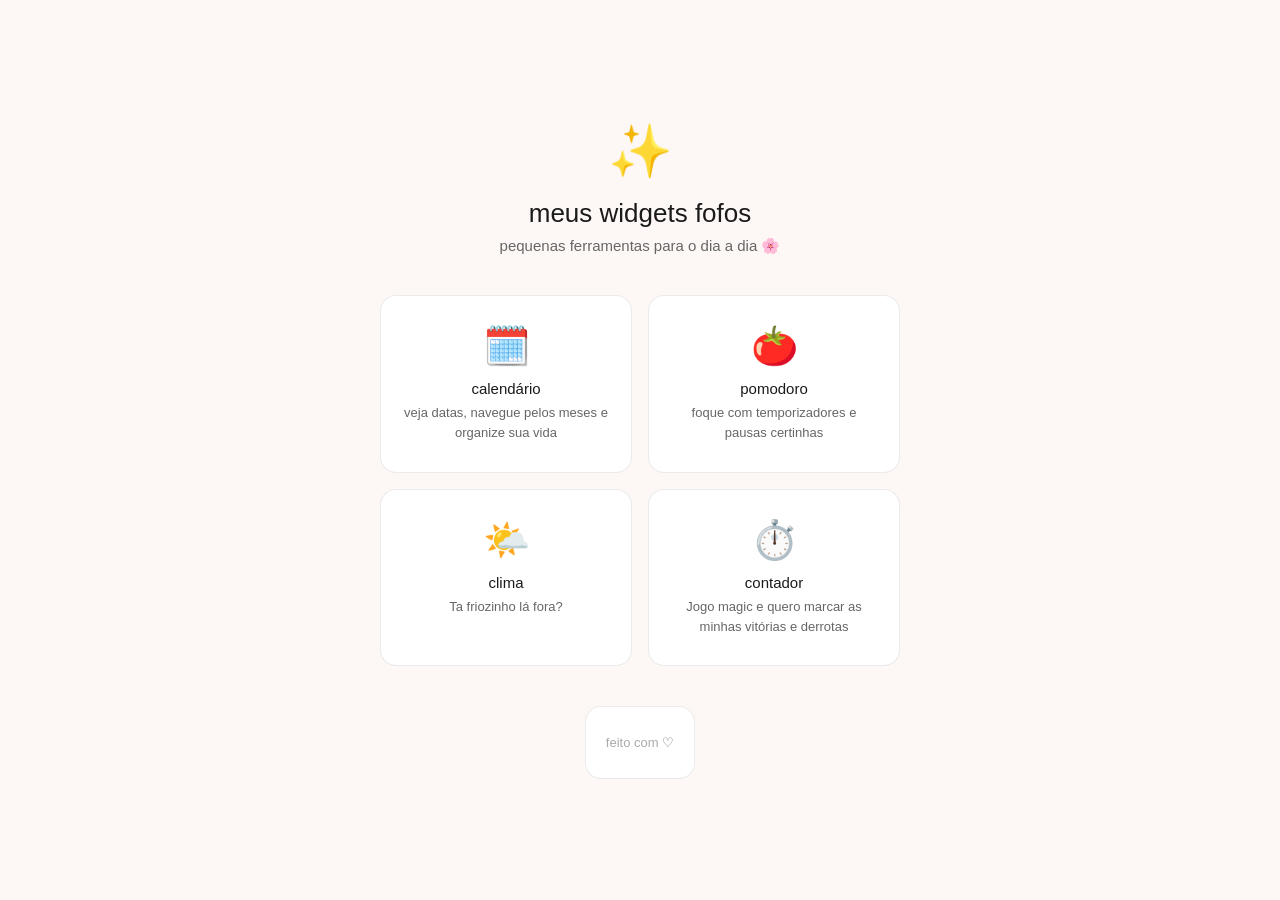
<file: docs/index.html>
<!DOCTYPE html>
<html lang="pt-BR">
<head>
  <meta charset="UTF-8" />
  <meta name="viewport" content="width=device-width, initial-scale=1.0" />
  <title>meus widgets fofos ✨</title>
  <style>
    *, *::before, *::after { box-sizing: border-box; margin: 0; padding: 0; }

    :root {
      --bg: #fdf8f5;
      --surface: #ffffff;
      --border: rgba(0, 0, 0, 0.08);
      --border-hover: rgba(0, 0, 0, 0.18);
      --text-primary: #1a1a1a;
      --text-secondary: #666;
      --text-tertiary: #aaa;
      --radius-lg: 16px;
    }

    @media (prefers-color-scheme: dark) {
      :root {
        --bg: #1a1814;
        --surface: #252320;
        --border: rgba(255, 255, 255, 0.08);
        --border-hover: rgba(255, 255, 255, 0.2);
        --text-primary: #f0ece8;
        --text-secondary: #999;
        --text-tertiary: #555;
      }
    }

    body {
      font-family: -apple-system, BlinkMacSystemFont, "Segoe UI", sans-serif;
      background: var(--bg);
      color: var(--text-primary);
      min-height: 100vh;
      display: flex;
      flex-direction: column;
      align-items: center;
      justify-content: center;
      padding: 2rem 1rem;
    }

    .hero {
      text-align: center;
      margin-bottom: 2.5rem;
    }

    .hero-emoji {
      font-size: 52px;
      display: block;
      margin-bottom: 1rem;
      animation: float 3s ease-in-out infinite;
    }

    @keyframes float {
      0%, 100% { transform: translateY(0); }
      50% { transform: translateY(-8px); }
    }

    .hero h1 {
      font-size: 26px;
      font-weight: 500;
      color: var(--text-primary);
      margin-bottom: 0.5rem;
    }

    .hero p {
      font-size: 15px;
      color: var(--text-secondary);
    }

    .grid {
      display: grid;
      grid-template-columns: repeat(auto-fit, minmax(200px, 1fr));
      gap: 16px;
      width: 100%;
      max-width: 520px;
      margin-bottom: 2.5rem;
    }

    .card {
      background: var(--surface);
      border: 0.5px solid var(--border);
      border-radius: var(--radius-lg);
      padding: 1.75rem 1.25rem;
      text-align: center;
      cursor: pointer;
      transition: border-color 0.2s, transform 0.15s;
      text-decoration: none;
      display: block;
    }

    .card:hover {
      border-color: var(--border-hover);
      transform: translateY(-4px);
    }

    .card:active {
      transform: scale(0.97);
    }

    .card-emoji {
      font-size: 38px;
      display: block;
      margin-bottom: 0.75rem;
    }

    .card-title {
      font-size: 15px;
      font-weight: 500;
      color: var(--text-primary);
      margin-bottom: 6px;
    }

    .card-desc {
      font-size: 13px;
      color: var(--text-secondary);
      line-height: 1.55;
    }

    footer {
      font-size: 13px;
      color: var(--text-tertiary);
    }

    footer span {
      color: var(--text-secondary);
    }
  </style>
</head>
<body>

  <div class="hero">
    <span class="hero-emoji">✨</span>
    <h1>meus widgets fofos</h1>
    <p>pequenas ferramentas para o dia a dia 🌸</p>
  </div>

  <div class="grid">
    <a class="card" href="./widgets/calendario">
      <span class="card-emoji">🗓️</span>
      <p class="card-title">calendário</p>
      <p class="card-desc">veja datas, navegue pelos meses e organize sua vida</p>
    </a>

    <a class="card" href="./widgets/pomodoro/">
      <span class="card-emoji">🍅</span>
      <p class="card-title">pomodoro</p>
      <p class="card-desc">foque com temporizadores e pausas certinhas</p>
    </a>
    
    <a class="card" href="./widgets/clima">
      <span class="card-emoji">🌤️</span>
      <p class="card-title">clima</p>
      <p class="card-desc">Ta friozinho lá fora?</p>
    </a>

    <a class="card" href="./widgets/clima">
      <span class="card-emoji">⏱️</span>
      <p class="card-title">contador</p>
      <p class="card-desc">Jogo magic e quero marcar as minhas vitórias e derrotas</p>
  </div>

  <footer>feito com <span>♡</span></footer>

</body>
</html>
</file>
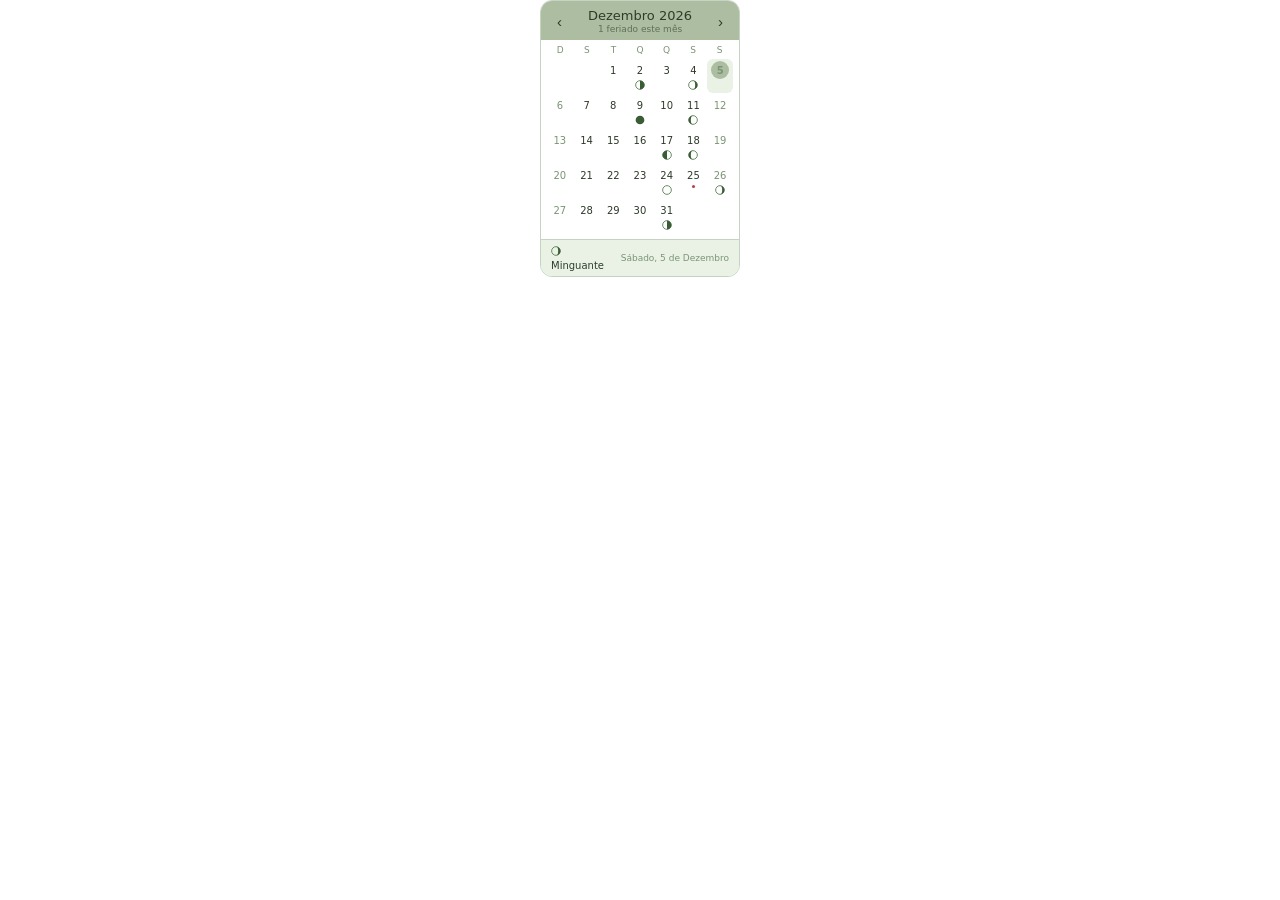
<file: docs/widgets/calendario/index.html>
<!DOCTYPE html>
<html lang="pt-BR">
<head>
  <meta charset="UTF-8" />
  <meta name="viewport" content="width=device-width, initial-scale=1.0" />
  <title>Calendário Lunar</title>
  <link rel="stylesheet" href="css/style.css" />
</head>
<body>
  <div class="cal-wrap">
    <div class="cal-card">
      <div class="cal-head">
        <div class="cal-nav">
          <button class="nav-btn" id="prev-btn" aria-label="Mês anterior">&#8249;</button>
          <div>
            <div class="cal-title" id="cal-title"></div>
            <div class="cal-subtitle" id="cal-subtitle"></div>
          </div>
          <button class="nav-btn" id="next-btn" aria-label="Próximo mês">&#8250;</button>
        </div>
      </div>
      <div class="weekdays">
        <div class="wd">D</div><div class="wd">S</div><div class="wd">T</div>
        <div class="wd">Q</div><div class="wd">Q</div><div class="wd">S</div><div class="wd">S</div>
      </div>
      <div class="days-grid" id="days-grid"></div>
      <div class="info-bar">
        <div class="info-left" id="info-left"></div>
        <div class="info-right" id="info-right"></div>
      </div>
    </div>
  </div>
  <script src="js/moon.js"></script>
  <script src="js/holidays.js"></script>
  <script src="js/calendar.js"></script>
</body>
</html>
</file>
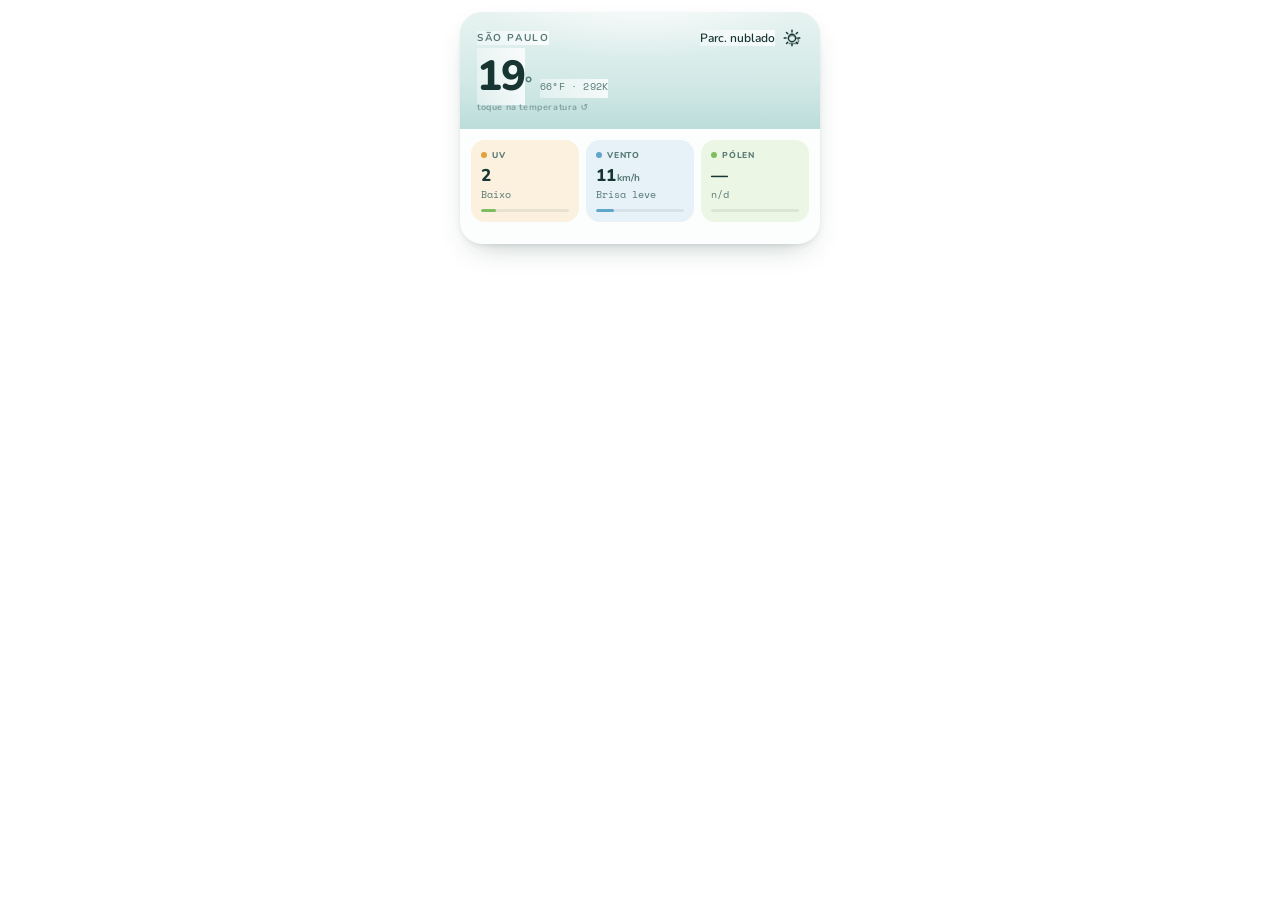
<file: docs/widgets/clima/index.html>
<!doctype html>
<html lang="pt-BR">
<head>
<meta charset="utf-8">
<meta name="viewport" content="width=device-width, initial-scale=1">
<title>Clima</title>
<link rel="preconnect" href="https://fonts.googleapis.com">
<link rel="preconnect" href="https://fonts.gstatic.com" crossorigin>
<link href="https://fonts.googleapis.com/css2?family=Nunito:wght@400;600;700;800&family=Space+Mono&display=swap" rel="stylesheet">
<style>
  :root{
    --mist:#ACD2D0;
    --sky-1:#E7F3F1; --sky-2:#D2E9E6; --sky-3:#BCDDDA;
    --ink:#173532; --ink-soft:#587A77;
    --card:#FCFEFD;
    --uv:#E0A23D;  --uv-bg:#FBF1DE;
    --wind:#5FA6CC; --wind-bg:#E6F1F8;
    --pol:#7FBE5F;  --pol-bg:#ECF6E4;
    --line:rgba(23,53,50,.09);
    --shadow:0 12px 30px -14px rgba(23,53,50,.35), 0 2px 6px -3px rgba(23,53,50,.18);
  }
  *{box-sizing:border-box;margin:0;padding:0}
  body{
    font-family:"Nunito",system-ui,sans-serif;color:var(--ink);
    background:transparent;
    display:flex;align-items:center;justify-content:center;
    padding:12px;-webkit-font-smoothing:antialiased;
  }

  .card{
    width:100%;max-width:360px;
    background:var(--card);
    border-radius:22px;overflow:hidden;
    box-shadow:var(--shadow);
  }

  /* header */
  .header{
    position:relative;overflow:hidden;
    padding:15px 17px 16px;
    background:linear-gradient(180deg,var(--sky-1),var(--sky-2) 60%,var(--sky-3));
  }
  .header::after{content:"";position:absolute;inset:0;pointer-events:none;
    background:radial-gradient(80% 120% at 50% -30%, rgba(255,255,255,.9), transparent 60%)}
  .drift{position:absolute;inset:0;z-index:0;opacity:.45;pointer-events:none}
  .drift span{position:absolute;height:1px;left:-45%;width:46%;
    background:linear-gradient(90deg,transparent,rgba(255,255,255,.95),transparent);
    animation:drift linear infinite}
  @keyframes drift{from{transform:translateX(0)}to{transform:translateX(380%)}}

  .h-top{position:relative;z-index:2;display:flex;justify-content:space-between;align-items:center;gap:10px}
  .loc{font-size:10px;font-weight:700;letter-spacing:1.6px;text-transform:uppercase;color:var(--ink-soft);
    white-space:nowrap;overflow:hidden;text-overflow:ellipsis}
  .cond-wrap{display:flex;align-items:center;gap:6px;flex:0 0 auto}
  .cond{font-size:12px;font-weight:600;color:var(--ink);white-space:nowrap}
  .ico{width:22px;height:22px;color:var(--ink);flex:0 0 auto}
  .ico svg{width:100%;height:100%;display:block}

  .temp-row{position:relative;z-index:2;display:flex;align-items:flex-end;gap:9px;margin-top:7px}
  .temp-big{font-size:clamp(34px,11vw,42px);font-weight:800;line-height:1;letter-spacing:-1px;
    font-variant-numeric:tabular-nums;cursor:pointer;user-select:none;
    transition:opacity .24s, transform .24s}
  .temp-big .u{font-size:.45em;font-weight:700;color:var(--ink-soft)}
  .temp-alt{font-family:"Space Mono",monospace;font-size:10px;color:var(--ink-soft);padding-bottom:4px;letter-spacing:.2px}
  .tap{position:relative;z-index:2;margin-top:3px;font-size:9px;font-weight:700;letter-spacing:.6px;
    color:var(--ink-soft);opacity:.6}

  .resync{position:absolute;z-index:3;top:11px;right:11px;display:none}

  /* métricas — chipzinhos */
  .metrics{display:flex;gap:7px;padding:11px}
  .chip{flex:1;min-width:0;border-radius:14px;padding:9px 10px 10px;background:#F2F8F7}
  .chip.uv{background:var(--uv-bg)} .chip.wind{background:var(--wind-bg)} .chip.pol{background:var(--pol-bg)}
  .c-lab{display:flex;align-items:center;gap:5px;font-size:8.5px;font-weight:800;letter-spacing:.8px;
    text-transform:uppercase;color:var(--ink-soft)}
  .c-dot{width:6px;height:6px;border-radius:50%;flex:0 0 auto}
  .c-val{font-size:17px;font-weight:800;margin-top:6px;line-height:1;font-variant-numeric:tabular-nums}
  .c-val .su{font-size:10px;font-weight:700;color:var(--ink-soft);margin-left:1px}
  .c-tag{font-family:"Space Mono",monospace;font-size:9.5px;color:var(--ink-soft);margin-top:3px;
    white-space:nowrap;overflow:hidden;text-overflow:ellipsis}
  .c-bar{margin-top:8px;height:3px;border-radius:99px;background:rgba(23,53,50,.08);overflow:hidden;position:relative}
  .c-bar i{position:absolute;left:0;top:0;bottom:0;width:0;border-radius:99px;transition:width .9s cubic-bezier(.2,.7,.2,1)}

  .note{display:none;padding:0 12px 11px;font-family:"Space Mono",monospace;font-size:9px;
    line-height:1.5;color:var(--ink-soft)}
  .note.show{display:block}

  .card.loading .skel{color:transparent !important;border-radius:5px;
    background:linear-gradient(90deg,rgba(23,53,50,.06),rgba(23,53,50,.14),rgba(23,53,50,.06));
    background-size:200% 100%;animation:sh 1.2s linear infinite}
  .header .skel{background:linear-gradient(90deg,rgba(255,255,255,.4),rgba(255,255,255,.8),rgba(255,255,255,.4));
    background-size:200% 100%;animation:sh 1.2s linear infinite}
  .card.loading .c-bar i{width:0 !important}
  @keyframes sh{from{background-position:200% 0}to{background-position:-200% 0}}

  @media (prefers-reduced-motion:reduce){.drift span{display:none}}
</style>
</head>
<body>
  <div class="card loading" id="card">
    <div class="header">
      <div class="drift" id="drift"></div>
      <div class="h-top">
        <span class="loc skel" id="loc">São Paulo</span>
        <span class="cond-wrap"><span class="cond skel" id="cond">—</span><span class="ico" id="ico"></span></span>
      </div>
      <div class="temp-row">
        <span class="temp-big" id="tempBig"><span class="n skel">19</span><span class="u" id="unit">°</span></span>
        <span class="temp-alt skel" id="alt">66°F · 292K</span>
      </div>
      <div class="tap">toque na temperatura ↺</div>
    </div>

    <div class="metrics">
      <div class="chip uv">
        <div class="c-lab"><span class="c-dot" style="background:var(--uv)"></span>uv</div>
        <div class="c-val skel" id="uvVal">2</div>
        <div class="c-tag skel" id="uvTag">Baixo</div>
        <div class="c-bar"><i id="uvBar" style="background:var(--uv)"></i></div>
      </div>
      <div class="chip wind">
        <div class="c-lab"><span class="c-dot" style="background:var(--wind)"></span>vento</div>
        <div class="c-val skel"><span id="windVal">11</span><span class="su">km/h</span></div>
        <div class="c-tag skel" id="windTag">Brisa leve</div>
        <div class="c-bar"><i id="windBar" style="background:var(--wind)"></i></div>
      </div>
      <div class="chip pol">
        <div class="c-lab"><span class="c-dot" style="background:var(--pol)"></span>pólen</div>
        <div class="c-val skel" id="polVal">—</div>
        <div class="c-tag skel" id="polTag">—</div>
        <div class="c-bar"><i id="polBar" style="background:var(--pol)"></i></div>
      </div>
    </div>

    <div class="note" id="note"></div>
  </div>

<script>
(function(){
  var SP={lat:-23.5505,lon:-46.6333,name:"São Paulo"};
  var FB={temp:18.9,feels:18,code:2,day:1,wind:11,uv:2};
  var state={c:null,order:["C","F","K"],idx:0};
  var $=function(id){return document.getElementById(id);};

  function to(p,ms){return Promise.race([p,new Promise(function(_,r){setTimeout(function(){r(0);},ms);})]);}
  function fmt(n){return (Math.round(n*10)/10).toFixed(1);}

  function getLoc(){return new Promise(function(res){
    if(!navigator.geolocation)return res(null);
    navigator.geolocation.getCurrentPosition(
      function(p){res({lat:p.coords.latitude,lon:p.coords.longitude});},
      function(){res(null);},{timeout:6000,maximumAge:600000});
  });}
  function rev(lat,lon){
    var u="https://api.bigdatacloud.net/data/reverse-geocode-client?latitude="+lat+"&longitude="+lon+"&localityLanguage=pt";
    return to(fetch(u),5000).then(function(r){return r.json();}).then(function(d){
      return d.city||d.locality||d.principalSubdivision||"Sua localização";
    }).catch(function(){return "Sua localização";});
  }
  function wx(lat,lon){
    var u="https://api.open-meteo.com/v1/forecast?latitude="+lat+"&longitude="+lon+
      "&current=temperature_2m,apparent_temperature,weather_code,is_day,wind_speed_10m"+
      "&hourly=uv_index&forecast_days=1&timezone=auto";
    return to(fetch(u),7000).then(function(r){return r.json();});
  }
  function air(lat,lon){
    var u="https://air-quality-api.open-meteo.com/v1/air-quality?latitude="+lat+"&longitude="+lon+
      "&current=alder_pollen,birch_pollen,grass_pollen,mugwort_pollen,olive_pollen,ragweed_pollen&timezone=auto";
    return to(fetch(u),7000).then(function(r){return r.json();}).catch(function(){return null;});
  }

  function tIn(unit){var c=state.c;
    if(unit==="C")return{n:Math.round(c),u:"°",full:Math.round(c)+"°C"};
    if(unit==="F")return{n:Math.round(c*9/5+32),u:"°F",full:Math.round(c*9/5+32)+"°F"};
    return{n:Math.round(c+273.15),u:"K",full:Math.round(c+273.15)+"K"};
  }
  function renderT(){var big=$("tempBig"),p=tIn(state.order[state.idx]);
    big.style.opacity="0";big.style.transform="translateY(4px)";
    setTimeout(function(){big.querySelector(".n").textContent=p.n;$("unit").textContent=p.u;
      var r=[],i;for(i=0;i<3;i++)if(i!==state.idx)r.push(tIn(state.order[i]).full);
      $("alt").textContent=r.join(" · ");
      big.style.opacity="1";big.style.transform="translateY(0)";},120);
  }

  function cond(code,day){var m={0:"Céu limpo",1:"Quase limpo",2:"Parc. nublado",3:"Nublado",45:"Névoa",48:"Névoa",
    51:"Garoa",53:"Garoa",55:"Garoa",61:"Chuva fraca",63:"Chuva",65:"Chuva forte",66:"Chuva gelada",67:"Chuva gelada",
    71:"Neve",73:"Neve",75:"Neve",77:"Granizo",80:"Pancadas",81:"Pancadas",82:"Aguaceiro",85:"Neve",86:"Neve",
    95:"Tempestade",96:"Tempestade",99:"Tempestade"};
    return (m[code]||"—")+(day===0?" · noite":"");
  }
  function icon(code,day){
    var sun='<circle cx="12" cy="12" r="4"/><path d="M12 3.5v2M12 18.5v2M3.5 12h2M18.5 12h2M6 6l1.4 1.4M16.6 16.6L18 18M18 6l-1.4 1.4M7.4 16.6L6 18"/>';
    var moon='<path d="M16 13.5A5.5 5.5 0 1110.5 8 4.3 4.3 0 0016 13.5z"/>';
    var cloud='<path d="M7.5 18h8a3.5 3.5 0 00.3-7 5 5 0 00-9.5-1A3.5 3.5 0 007.5 18z"/>';
    var rain=cloud+'<path d="M9 20l-.6 1.6M12.5 20l-.6 1.6M16 20l-.6 1.6"/>';
    var bolt=cloud+'<path d="M12 13l-2 3.5h2.4L11 21"/>';
    var g;
    if(code===0||code===1)g=(day===0?moon:sun);
    else if(code===2)g=(day===0?moon:sun)+'<path d="M9 18h7a3 3 0 00.2-6 4.3 4.3 0 00-7-1.4" opacity=".55"/>';
    else if([95,96,99].indexOf(code)>=0)g=bolt;
    else if([51,53,55,61,63,65,66,67,80,81,82,71,73,75,77,85,86].indexOf(code)>=0)g=rain;
    else g=cloud;
    return '<svg viewBox="0 0 24 24" fill="none" stroke="currentColor" stroke-width="1.6" stroke-linecap="round" stroke-linejoin="round">'+g+'</svg>';
  }
  function uvB(v){if(v<3)return["Baixo","#7FBE5F"];if(v<6)return["Moderado","#E0A23D"];
    if(v<8)return["Alto","#E07B39"];if(v<11)return["Muito alto","#E06B6B"];return["Extremo","#B07BD6"];}
  function windB(k){if(k<6)return"Calmo";if(k<12)return"Brisa leve";if(k<20)return"Brisa boa";
    if(k<29)return"Vento fresco";if(k<39)return"Vento forte";return"Ventania";}
  function polB(v){if(v==null)return["n/d",0];if(v<1)return["Nenhum",4];if(v<20)return["Baixo",24];
    if(v<50)return["Moderado",50];if(v<100)return["Alto",76];return["Muito alto",96];}

  function drift(w){var d=$("drift");d.innerHTML="";var b=Math.max(5,22-w*0.35);
    for(var i=0;i<4;i++){var s=document.createElement("span");s.style.top=(12+i*22)+"%";
      s.style.animationDuration=(b+i*1.8)+"s";s.style.animationDelay=(-i*2.3)+"s";d.appendChild(s);}}
  function unskel(){document.querySelectorAll(".skel").forEach(function(e){e.classList.remove("skel");});}

  function paint(w,a,nm){
    $("card").classList.remove("loading");
    var c=w.current;state.c=c.temperature_2m;state.idx=0;renderT();
    if(nm)$("loc").textContent=nm;
    $("cond").textContent=cond(c.weather_code,c.is_day);
    $("ico").innerHTML=icon(c.weather_code,c.is_day);

    var uv=null,h=w.hourly;
    if(h&&h.time&&h.uv_index){var k=(c.time||"").slice(0,13);
      var i=h.time.findIndex(function(t){return t.slice(0,13)===k;});
      uv=(i<0)?Math.max.apply(null,h.uv_index.filter(function(x){return x!=null;})):h.uv_index[i];}
    if(uv==null)uv=0;uv=Math.round(uv*10)/10;var ub=uvB(uv);
    $("uvVal").textContent=(uv%1===0?uv:fmt(uv));$("uvTag").textContent=ub[0];
    $("uvBar").style.background=ub[1];$("uvBar").style.width=Math.min(100,uv/12*100)+"%";

    var wd=Math.round(c.wind_speed_10m);
    $("windVal").textContent=wd;$("windTag").textContent=windB(wd);
    $("windBar").style.width=Math.min(100,wd/55*100)+"%";drift(wd);

    var pol=null,any=false;
    if(a&&a.current)["alder_pollen","birch_pollen","grass_pollen","mugwort_pollen","olive_pollen","ragweed_pollen"]
      .forEach(function(key){var v=a.current[key];if(v!=null&&!isNaN(v)){any=true;if(pol==null||v>pol)pol=v;}});
    var pb=polB(any?pol:null);
    $("polVal").textContent=any?Math.round(pol):"—";$("polTag").textContent=pb[0];
    $("polBar").style.width=pb[1]+"%";
    if(!any){$("note").classList.add("show");
      $("note").textContent="";}
    else $("note").classList.remove("show");
    unskel();
  }
  function fallback(){
    $("card").classList.remove("loading");
    state.c=FB.temp;state.idx=0;renderT();$("loc").textContent=SP.name;
    $("cond").textContent=cond(FB.code,FB.day);$("ico").innerHTML=icon(FB.code,FB.day);
    var ub=uvB(FB.uv);$("uvVal").textContent=FB.uv;$("uvTag").textContent=ub[0];
    $("uvBar").style.background=ub[1];$("uvBar").style.width=(FB.uv/12*100)+"%";
    $("windVal").textContent=FB.wind;$("windTag").textContent=windB(FB.wind);
    $("windBar").style.width=(FB.wind/55*100)+"%";drift(FB.wind);
    $("polVal").textContent="—";$("polTag").textContent="n/d";$("polBar").style.width="0";
    $("note").classList.add("show");
  }
  function run(){
    $("card").classList.add("loading");
    document.querySelectorAll("#loc,#cond,#alt,#uvVal,#uvTag,#windVal,#windTag,#polVal,#polTag,.temp-big .n")
      .forEach(function(e){e.classList.add("skel");});
    getLoc().then(function(loc){
      var used=loc||SP,fb=!loc,nm=fb?SP.name:null;
      if(!fb)rev(used.lat,used.lon).then(function(n){$("loc").textContent=n;});
      return Promise.all([wx(used.lat,used.lon),air(used.lat,used.lon)]).then(function(r){
        if(!r[0]||!r[0].current){fallback();return;} paint(r[0],r[1],nm);});
    }).catch(function(){fallback();});
  }
  $("tempBig").addEventListener("click",function(){if(state.c==null)return;state.idx=(state.idx+1)%3;renderT();});
  run();
})();
</script>
</body>
</html>
</file>
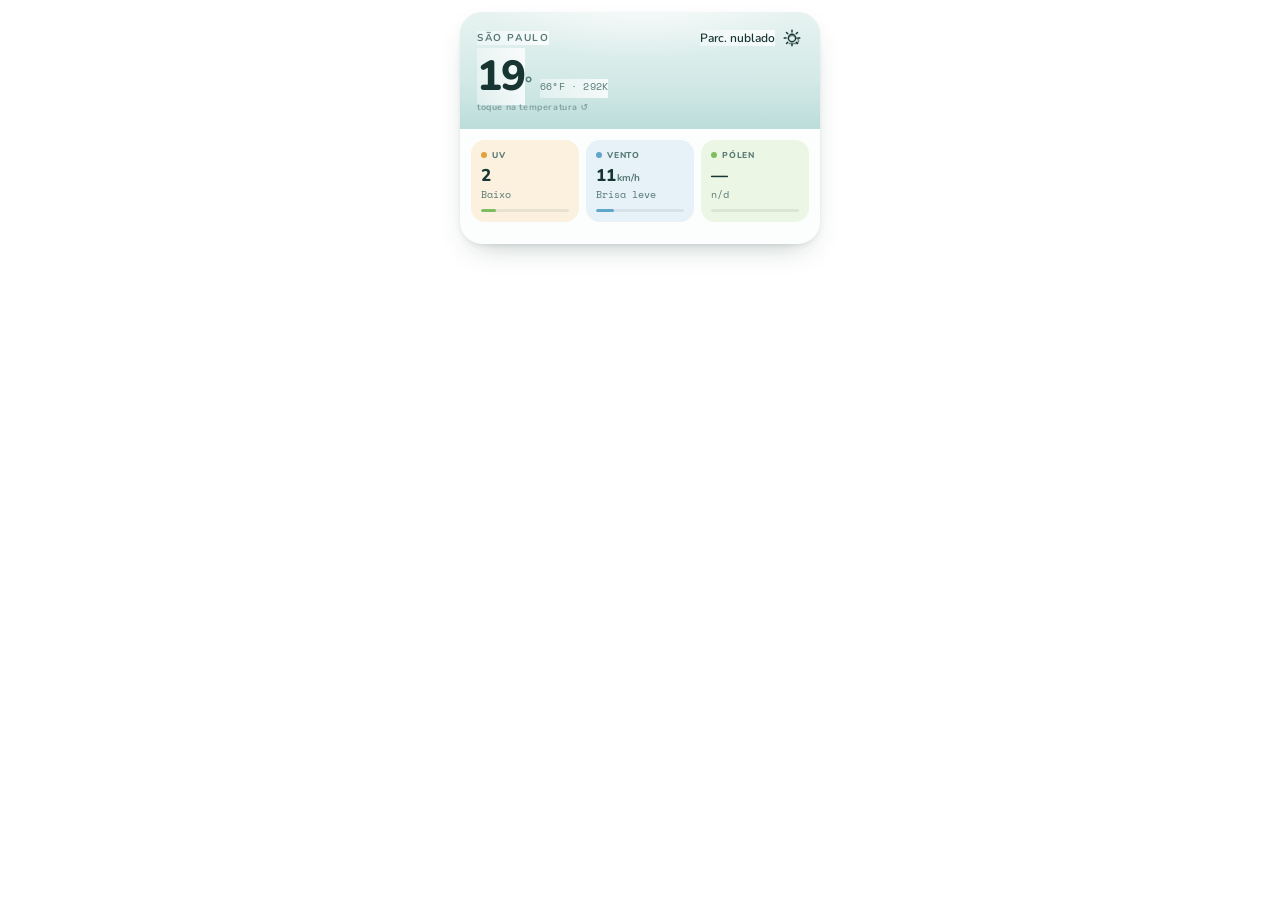
<file: docs/widgets/clima/index.html.html>
<!doctype html>
<html lang="pt-BR">
<head>
<meta charset="utf-8">
<meta name="viewport" content="width=device-width, initial-scale=1">
<title>Clima</title>
<link rel="preconnect" href="https://fonts.googleapis.com">
<link rel="preconnect" href="https://fonts.gstatic.com" crossorigin>
<link href="https://fonts.googleapis.com/css2?family=Nunito:wght@400;600;700;800&family=Space+Mono&display=swap" rel="stylesheet">
<style>
  :root{
    --mist:#ACD2D0;
    --sky-1:#E7F3F1; --sky-2:#D2E9E6; --sky-3:#BCDDDA;
    --ink:#173532; --ink-soft:#587A77;
    --card:#FCFEFD;
    --uv:#E0A23D;  --uv-bg:#FBF1DE;
    --wind:#5FA6CC; --wind-bg:#E6F1F8;
    --pol:#7FBE5F;  --pol-bg:#ECF6E4;
    --line:rgba(23,53,50,.09);
    --shadow:0 12px 30px -14px rgba(23,53,50,.35), 0 2px 6px -3px rgba(23,53,50,.18);
  }
  *{box-sizing:border-box;margin:0;padding:0}
  body{
    font-family:"Nunito",system-ui,sans-serif;color:var(--ink);
    background:transparent;
    display:flex;align-items:center;justify-content:center;
    padding:12px;-webkit-font-smoothing:antialiased;
  }

  .card{
    width:100%;max-width:360px;
    background:var(--card);
    border-radius:22px;overflow:hidden;
    box-shadow:var(--shadow);
  }

  /* header */
  .header{
    position:relative;overflow:hidden;
    padding:15px 17px 16px;
    background:linear-gradient(180deg,var(--sky-1),var(--sky-2) 60%,var(--sky-3));
  }
  .header::after{content:"";position:absolute;inset:0;pointer-events:none;
    background:radial-gradient(80% 120% at 50% -30%, rgba(255,255,255,.9), transparent 60%)}
  .drift{position:absolute;inset:0;z-index:0;opacity:.45;pointer-events:none}
  .drift span{position:absolute;height:1px;left:-45%;width:46%;
    background:linear-gradient(90deg,transparent,rgba(255,255,255,.95),transparent);
    animation:drift linear infinite}
  @keyframes drift{from{transform:translateX(0)}to{transform:translateX(380%)}}

  .h-top{position:relative;z-index:2;display:flex;justify-content:space-between;align-items:center;gap:10px}
  .loc{font-size:10px;font-weight:700;letter-spacing:1.6px;text-transform:uppercase;color:var(--ink-soft);
    white-space:nowrap;overflow:hidden;text-overflow:ellipsis}
  .cond-wrap{display:flex;align-items:center;gap:6px;flex:0 0 auto}
  .cond{font-size:12px;font-weight:600;color:var(--ink);white-space:nowrap}
  .ico{width:22px;height:22px;color:var(--ink);flex:0 0 auto}
  .ico svg{width:100%;height:100%;display:block}

  .temp-row{position:relative;z-index:2;display:flex;align-items:flex-end;gap:9px;margin-top:7px}
  .temp-big{font-size:clamp(34px,11vw,42px);font-weight:800;line-height:1;letter-spacing:-1px;
    font-variant-numeric:tabular-nums;cursor:pointer;user-select:none;
    transition:opacity .24s, transform .24s}
  .temp-big .u{font-size:.45em;font-weight:700;color:var(--ink-soft)}
  .temp-alt{font-family:"Space Mono",monospace;font-size:10px;color:var(--ink-soft);padding-bottom:4px;letter-spacing:.2px}
  .tap{position:relative;z-index:2;margin-top:3px;font-size:9px;font-weight:700;letter-spacing:.6px;
    color:var(--ink-soft);opacity:.6}

  .resync{position:absolute;z-index:3;top:11px;right:11px;display:none}

  /* métricas — chipzinhos */
  .metrics{display:flex;gap:7px;padding:11px}
  .chip{flex:1;min-width:0;border-radius:14px;padding:9px 10px 10px;background:#F2F8F7}
  .chip.uv{background:var(--uv-bg)} .chip.wind{background:var(--wind-bg)} .chip.pol{background:var(--pol-bg)}
  .c-lab{display:flex;align-items:center;gap:5px;font-size:8.5px;font-weight:800;letter-spacing:.8px;
    text-transform:uppercase;color:var(--ink-soft)}
  .c-dot{width:6px;height:6px;border-radius:50%;flex:0 0 auto}
  .c-val{font-size:17px;font-weight:800;margin-top:6px;line-height:1;font-variant-numeric:tabular-nums}
  .c-val .su{font-size:10px;font-weight:700;color:var(--ink-soft);margin-left:1px}
  .c-tag{font-family:"Space Mono",monospace;font-size:9.5px;color:var(--ink-soft);margin-top:3px;
    white-space:nowrap;overflow:hidden;text-overflow:ellipsis}
  .c-bar{margin-top:8px;height:3px;border-radius:99px;background:rgba(23,53,50,.08);overflow:hidden;position:relative}
  .c-bar i{position:absolute;left:0;top:0;bottom:0;width:0;border-radius:99px;transition:width .9s cubic-bezier(.2,.7,.2,1)}

  .note{display:none;padding:0 12px 11px;font-family:"Space Mono",monospace;font-size:9px;
    line-height:1.5;color:var(--ink-soft)}
  .note.show{display:block}

  .card.loading .skel{color:transparent !important;border-radius:5px;
    background:linear-gradient(90deg,rgba(23,53,50,.06),rgba(23,53,50,.14),rgba(23,53,50,.06));
    background-size:200% 100%;animation:sh 1.2s linear infinite}
  .header .skel{background:linear-gradient(90deg,rgba(255,255,255,.4),rgba(255,255,255,.8),rgba(255,255,255,.4));
    background-size:200% 100%;animation:sh 1.2s linear infinite}
  .card.loading .c-bar i{width:0 !important}
  @keyframes sh{from{background-position:200% 0}to{background-position:-200% 0}}

  @media (prefers-reduced-motion:reduce){.drift span{display:none}}
</style>
</head>
<body>
  <div class="card loading" id="card">
    <div class="header">
      <div class="drift" id="drift"></div>
      <div class="h-top">
        <span class="loc skel" id="loc">São Paulo</span>
        <span class="cond-wrap"><span class="cond skel" id="cond">—</span><span class="ico" id="ico"></span></span>
      </div>
      <div class="temp-row">
        <span class="temp-big" id="tempBig"><span class="n skel">19</span><span class="u" id="unit">°</span></span>
        <span class="temp-alt skel" id="alt">66°F · 292K</span>
      </div>
      <div class="tap">toque na temperatura ↺</div>
    </div>

    <div class="metrics">
      <div class="chip uv">
        <div class="c-lab"><span class="c-dot" style="background:var(--uv)"></span>uv</div>
        <div class="c-val skel" id="uvVal">2</div>
        <div class="c-tag skel" id="uvTag">Baixo</div>
        <div class="c-bar"><i id="uvBar" style="background:var(--uv)"></i></div>
      </div>
      <div class="chip wind">
        <div class="c-lab"><span class="c-dot" style="background:var(--wind)"></span>vento</div>
        <div class="c-val skel"><span id="windVal">11</span><span class="su">km/h</span></div>
        <div class="c-tag skel" id="windTag">Brisa leve</div>
        <div class="c-bar"><i id="windBar" style="background:var(--wind)"></i></div>
      </div>
      <div class="chip pol">
        <div class="c-lab"><span class="c-dot" style="background:var(--pol)"></span>pólen</div>
        <div class="c-val skel" id="polVal">—</div>
        <div class="c-tag skel" id="polTag">—</div>
        <div class="c-bar"><i id="polBar" style="background:var(--pol)"></i></div>
      </div>
    </div>

    <div class="note" id="note"></div>
  </div>

<script>
(function(){
  var SP={lat:-23.5505,lon:-46.6333,name:"São Paulo"};
  var FB={temp:18.9,feels:18,code:2,day:1,wind:11,uv:2};
  var state={c:null,order:["C","F","K"],idx:0};
  var $=function(id){return document.getElementById(id);};

  function to(p,ms){return Promise.race([p,new Promise(function(_,r){setTimeout(function(){r(0);},ms);})]);}
  function fmt(n){return (Math.round(n*10)/10).toFixed(1);}

  function getLoc(){return new Promise(function(res){
    if(!navigator.geolocation)return res(null);
    navigator.geolocation.getCurrentPosition(
      function(p){res({lat:p.coords.latitude,lon:p.coords.longitude});},
      function(){res(null);},{timeout:6000,maximumAge:600000});
  });}
  function rev(lat,lon){
    var u="https://api.bigdatacloud.net/data/reverse-geocode-client?latitude="+lat+"&longitude="+lon+"&localityLanguage=pt";
    return to(fetch(u),5000).then(function(r){return r.json();}).then(function(d){
      return d.city||d.locality||d.principalSubdivision||"Sua localização";
    }).catch(function(){return "Sua localização";});
  }
  function wx(lat,lon){
    var u="https://api.open-meteo.com/v1/forecast?latitude="+lat+"&longitude="+lon+
      "&current=temperature_2m,apparent_temperature,weather_code,is_day,wind_speed_10m"+
      "&hourly=uv_index&forecast_days=1&timezone=auto";
    return to(fetch(u),7000).then(function(r){return r.json();});
  }
  function air(lat,lon){
    var u="https://air-quality-api.open-meteo.com/v1/air-quality?latitude="+lat+"&longitude="+lon+
      "&current=alder_pollen,birch_pollen,grass_pollen,mugwort_pollen,olive_pollen,ragweed_pollen&timezone=auto";
    return to(fetch(u),7000).then(function(r){return r.json();}).catch(function(){return null;});
  }

  function tIn(unit){var c=state.c;
    if(unit==="C")return{n:Math.round(c),u:"°",full:Math.round(c)+"°C"};
    if(unit==="F")return{n:Math.round(c*9/5+32),u:"°F",full:Math.round(c*9/5+32)+"°F"};
    return{n:Math.round(c+273.15),u:"K",full:Math.round(c+273.15)+"K"};
  }
  function renderT(){var big=$("tempBig"),p=tIn(state.order[state.idx]);
    big.style.opacity="0";big.style.transform="translateY(4px)";
    setTimeout(function(){big.querySelector(".n").textContent=p.n;$("unit").textContent=p.u;
      var r=[],i;for(i=0;i<3;i++)if(i!==state.idx)r.push(tIn(state.order[i]).full);
      $("alt").textContent=r.join(" · ");
      big.style.opacity="1";big.style.transform="translateY(0)";},120);
  }

  function cond(code,day){var m={0:"Céu limpo",1:"Quase limpo",2:"Parc. nublado",3:"Nublado",45:"Névoa",48:"Névoa",
    51:"Garoa",53:"Garoa",55:"Garoa",61:"Chuva fraca",63:"Chuva",65:"Chuva forte",66:"Chuva gelada",67:"Chuva gelada",
    71:"Neve",73:"Neve",75:"Neve",77:"Granizo",80:"Pancadas",81:"Pancadas",82:"Aguaceiro",85:"Neve",86:"Neve",
    95:"Tempestade",96:"Tempestade",99:"Tempestade"};
    return (m[code]||"—")+(day===0?" · noite":"");
  }
  function icon(code,day){
    var sun='<circle cx="12" cy="12" r="4"/><path d="M12 3.5v2M12 18.5v2M3.5 12h2M18.5 12h2M6 6l1.4 1.4M16.6 16.6L18 18M18 6l-1.4 1.4M7.4 16.6L6 18"/>';
    var moon='<path d="M16 13.5A5.5 5.5 0 1110.5 8 4.3 4.3 0 0016 13.5z"/>';
    var cloud='<path d="M7.5 18h8a3.5 3.5 0 00.3-7 5 5 0 00-9.5-1A3.5 3.5 0 007.5 18z"/>';
    var rain=cloud+'<path d="M9 20l-.6 1.6M12.5 20l-.6 1.6M16 20l-.6 1.6"/>';
    var bolt=cloud+'<path d="M12 13l-2 3.5h2.4L11 21"/>';
    var g;
    if(code===0||code===1)g=(day===0?moon:sun);
    else if(code===2)g=(day===0?moon:sun)+'<path d="M9 18h7a3 3 0 00.2-6 4.3 4.3 0 00-7-1.4" opacity=".55"/>';
    else if([95,96,99].indexOf(code)>=0)g=bolt;
    else if([51,53,55,61,63,65,66,67,80,81,82,71,73,75,77,85,86].indexOf(code)>=0)g=rain;
    else g=cloud;
    return '<svg viewBox="0 0 24 24" fill="none" stroke="currentColor" stroke-width="1.6" stroke-linecap="round" stroke-linejoin="round">'+g+'</svg>';
  }
  function uvB(v){if(v<3)return["Baixo","#7FBE5F"];if(v<6)return["Moderado","#E0A23D"];
    if(v<8)return["Alto","#E07B39"];if(v<11)return["Muito alto","#E06B6B"];return["Extremo","#B07BD6"];}
  function windB(k){if(k<6)return"Calmo";if(k<12)return"Brisa leve";if(k<20)return"Brisa boa";
    if(k<29)return"Vento fresco";if(k<39)return"Vento forte";return"Ventania";}
  function polB(v){if(v==null)return["n/d",0];if(v<1)return["Nenhum",4];if(v<20)return["Baixo",24];
    if(v<50)return["Moderado",50];if(v<100)return["Alto",76];return["Muito alto",96];}

  function drift(w){var d=$("drift");d.innerHTML="";var b=Math.max(5,22-w*0.35);
    for(var i=0;i<4;i++){var s=document.createElement("span");s.style.top=(12+i*22)+"%";
      s.style.animationDuration=(b+i*1.8)+"s";s.style.animationDelay=(-i*2.3)+"s";d.appendChild(s);}}
  function unskel(){document.querySelectorAll(".skel").forEach(function(e){e.classList.remove("skel");});}

  function paint(w,a,nm){
    $("card").classList.remove("loading");
    var c=w.current;state.c=c.temperature_2m;state.idx=0;renderT();
    if(nm)$("loc").textContent=nm;
    $("cond").textContent=cond(c.weather_code,c.is_day);
    $("ico").innerHTML=icon(c.weather_code,c.is_day);

    var uv=null,h=w.hourly;
    if(h&&h.time&&h.uv_index){var k=(c.time||"").slice(0,13);
      var i=h.time.findIndex(function(t){return t.slice(0,13)===k;});
      uv=(i<0)?Math.max.apply(null,h.uv_index.filter(function(x){return x!=null;})):h.uv_index[i];}
    if(uv==null)uv=0;uv=Math.round(uv*10)/10;var ub=uvB(uv);
    $("uvVal").textContent=(uv%1===0?uv:fmt(uv));$("uvTag").textContent=ub[0];
    $("uvBar").style.background=ub[1];$("uvBar").style.width=Math.min(100,uv/12*100)+"%";

    var wd=Math.round(c.wind_speed_10m);
    $("windVal").textContent=wd;$("windTag").textContent=windB(wd);
    $("windBar").style.width=Math.min(100,wd/55*100)+"%";drift(wd);

    var pol=null,any=false;
    if(a&&a.current)["alder_pollen","birch_pollen","grass_pollen","mugwort_pollen","olive_pollen","ragweed_pollen"]
      .forEach(function(key){var v=a.current[key];if(v!=null&&!isNaN(v)){any=true;if(pol==null||v>pol)pol=v;}});
    var pb=polB(any?pol:null);
    $("polVal").textContent=any?Math.round(pol):"—";$("polTag").textContent=pb[0];
    $("polBar").style.width=pb[1]+"%";
    if(!any){$("note").classList.add("show");
      $("note").textContent="* pólen do Open-Meteo cobre só a Europa; aqui vem n/d. Resto é da sua posição, ao vivo.";}
    else $("note").classList.remove("show");
    unskel();
  }
  function fallback(){
    $("card").classList.remove("loading");
    state.c=FB.temp;state.idx=0;renderT();$("loc").textContent=SP.name;
    $("cond").textContent=cond(FB.code,FB.day);$("ico").innerHTML=icon(FB.code,FB.day);
    var ub=uvB(FB.uv);$("uvVal").textContent=FB.uv;$("uvTag").textContent=ub[0];
    $("uvBar").style.background=ub[1];$("uvBar").style.width=(FB.uv/12*100)+"%";
    $("windVal").textContent=FB.wind;$("windTag").textContent=windB(FB.wind);
    $("windBar").style.width=(FB.wind/55*100)+"%";drift(FB.wind);
    $("polVal").textContent="—";$("polTag").textContent="n/d";$("polBar").style.width="0";
    $("note").classList.add("show");
  }
  function run(){
    $("card").classList.add("loading");
    document.querySelectorAll("#loc,#cond,#alt,#uvVal,#uvTag,#windVal,#windTag,#polVal,#polTag,.temp-big .n")
      .forEach(function(e){e.classList.add("skel");});
    getLoc().then(function(loc){
      var used=loc||SP,fb=!loc,nm=fb?SP.name:null;
      if(!fb)rev(used.lat,used.lon).then(function(n){$("loc").textContent=n;});
      return Promise.all([wx(used.lat,used.lon),air(used.lat,used.lon)]).then(function(r){
        if(!r[0]||!r[0].current){fallback();return;} paint(r[0],r[1],nm);});
    }).catch(function(){fallback();});
  }
  $("tempBig").addEventListener("click",function(){if(state.c==null)return;state.idx=(state.idx+1)%3;renderT();});
  run();
})();
</script>
</body>
</html>
</file>
<file: docs/widgets/calendario/css/style.css>
*, *::before, *::after { box-sizing: border-box; margin: 0; padding: 0; }

:root {
  --sage:        #ACBDA1;
  --sage-deep:   #2d3d2a;
  --sage-light:  #eaf2e6;
  --sage-muted:  #7a9474;
  --sage-border: #c5d4c2;
  --holiday:     #b94040;
  --ink:         #3a5c35;
  --stroke:      #5a7f55;
  --font: system-ui, -apple-system, "Segoe UI", sans-serif;
}

html, body {
  width: 100%;
  height: 100%;
  background: transparent;
  display: flex;
  align-items: flex-start;
  justify-content: center;
  font-family: var(--font);
}

.cal-wrap { width: 200px; }

.cal-card {
  background: #fff;
  border-radius: 12px;
  border: 0.5px solid var(--sage-border);
  overflow: hidden;
}

.cal-head { background: var(--sage); padding: 7px 10px 6px; }

.cal-nav { display: flex; align-items: center; justify-content: space-between; }

.cal-title { font-size: 13px; font-weight: 500; color: var(--sage-deep); text-align: center; }

.cal-subtitle { font-size: 9px; color: var(--sage-deep); opacity: 0.6; margin-top: 1px; text-align: center; }

.nav-btn {
  background: none; border: none; cursor: pointer;
  padding: 2px 6px; border-radius: 6px;
  color: var(--sage-deep); font-size: 15px; line-height: 1;
}
.nav-btn:hover { background: rgba(0,0,0,0.08); }

.weekdays {
  display: grid; grid-template-columns: repeat(7, 1fr);
  padding: 5px 6px 2px; background: #fff;
}
.wd { text-align: center; font-size: 9px; font-weight: 500; color: var(--sage-muted); text-transform: uppercase; }

.days-grid {
  display: grid; grid-template-columns: repeat(7, 1fr);
  padding: 2px 6px 6px; gap: 1px; background: #fff;
}

.day-cell {
  min-height: 34px; display: flex; flex-direction: column;
  align-items: center; justify-content: flex-start;
  padding: 2px 1px; border-radius: 6px; cursor: pointer;
  transition: background 0.1s;
}
.day-cell:not(.empty):hover,
.day-cell.selected { background: var(--sage-light); }
.day-cell.empty { pointer-events: none; cursor: default; }

.day-num {
  font-size: 10px; color: #2d3a2a;
  width: 18px; height: 18px;
  display: flex; align-items: center; justify-content: center;
  border-radius: 50%;
}
.day-cell.today .day-num { background: var(--sage); color: var(--sage-deep); font-weight: 600; }
.day-cell.weekend .day-num { color: var(--sage-muted); }

.moon-svg { margin-top: 1px; display: block; }

.holiday-dot { width: 3px; height: 3px; border-radius: 50%; background: var(--holiday); margin-top: 1px; }

.info-bar {
  background: var(--sage-light); padding: 5px 10px;
  border-top: 0.5px solid var(--sage-border);
  display: flex; align-items: center; justify-content: space-between;
  gap: 4px; min-height: 24px;
}
.info-left { display: flex; align-items: center; gap: 4px; font-size: 10px; color: var(--sage-deep); flex-wrap: wrap; }
.info-right { font-size: 9px; color: var(--sage-muted); white-space: nowrap; }

.hbadge { display: inline-flex; align-items: center; gap: 3px; margin-left: 3px; }
.hbadge-dot { width: 3px; height: 3px; border-radius: 50%; background: var(--holiday); flex-shrink: 0; }
.hbadge-label { color: var(--holiday); font-size: 9px; }
</file>
